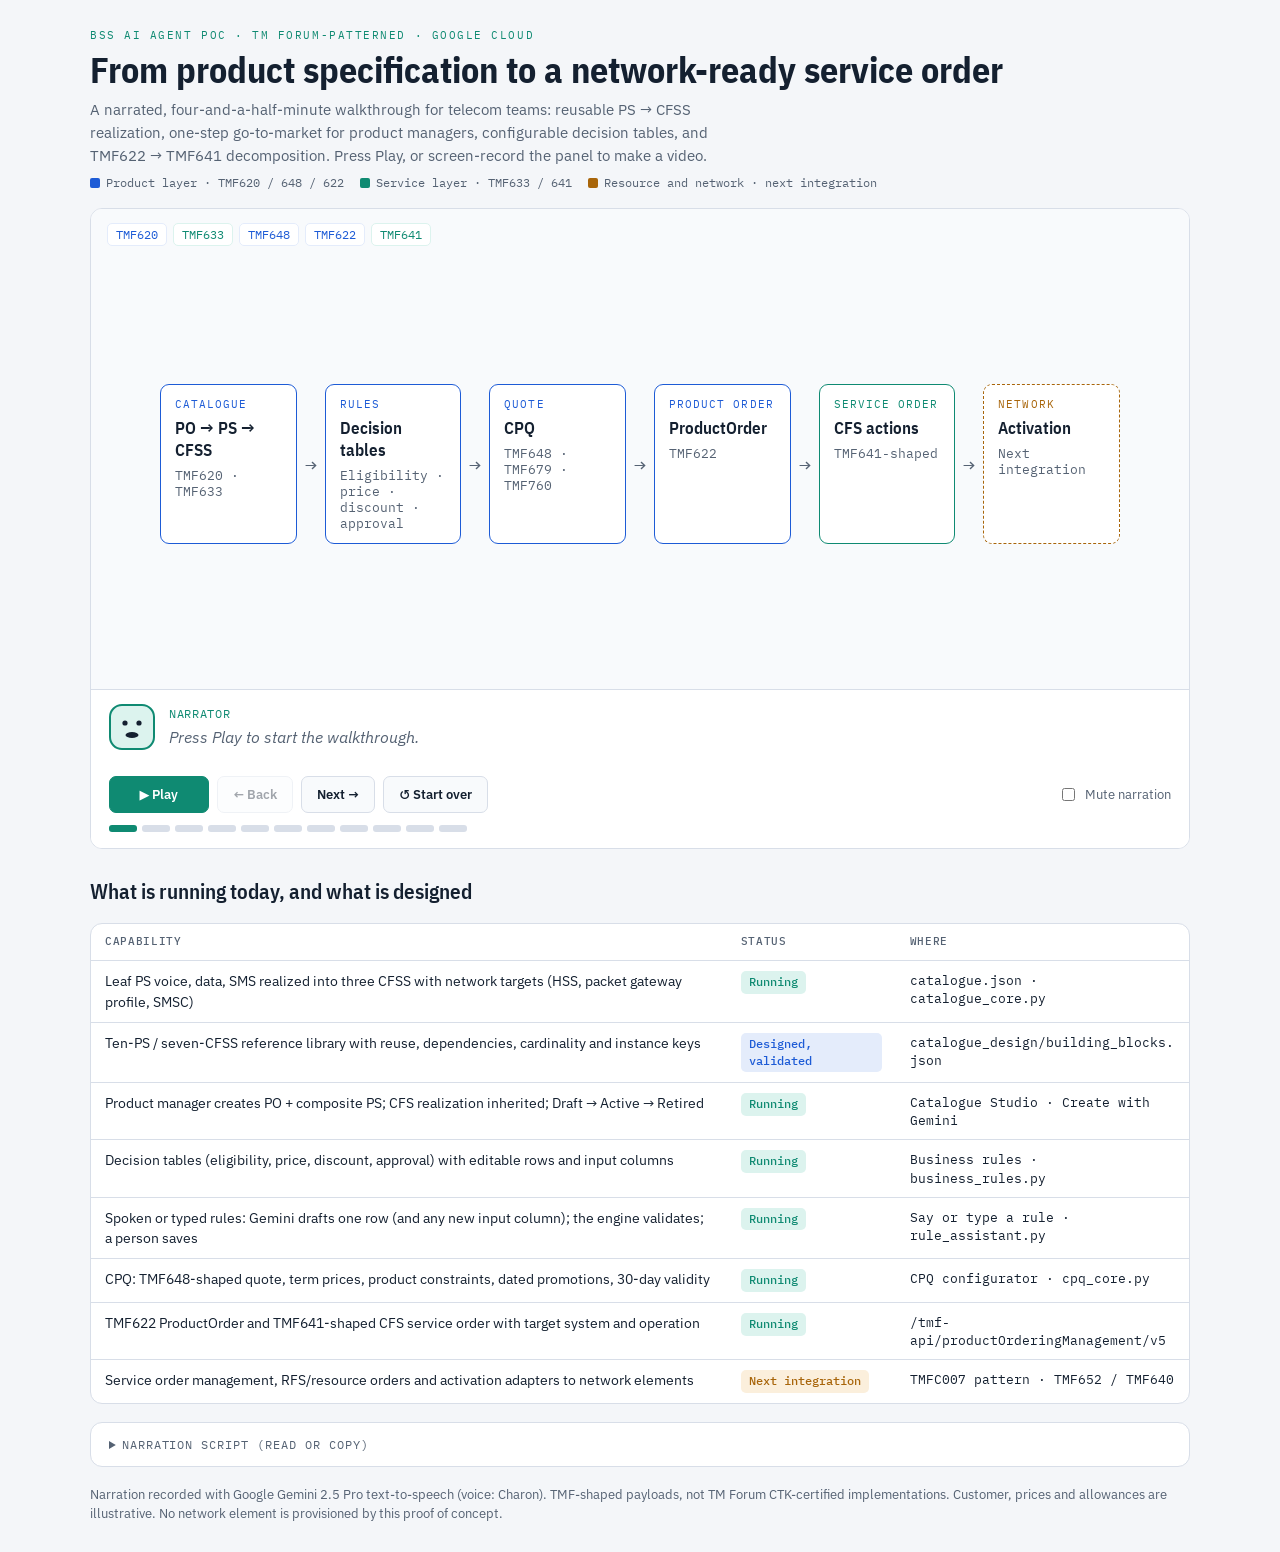
<file: demo/catalogue-to-network.html>
<!doctype html>
<html lang="en">
<head>
<meta charset="utf-8">
<meta name="viewport" content="width=device-width, initial-scale=1, viewport-fit=cover">
<title>Catalogue-to-Network Walkthrough</title>
<meta name="claude:viewport-fit-sides" content="cover">
<link rel="preconnect" href="https://fonts.googleapis.com">
<link rel="preconnect" href="https://fonts.gstatic.com" crossorigin>
<link rel="stylesheet" href="https://fonts.googleapis.com/css2?family=IBM+Plex+Mono:wght@400;500;600&family=IBM+Plex+Sans+Condensed:wght@600;700&family=IBM+Plex+Sans:wght@400;500;600&display=swap">
<style>
  /* Layout concept: a narrated console that walks the TMF layers top-down; colour encodes the layer (product = blue, service = teal, network = amber) on every scene. */
  :root{
    --bg:#0b1017; --panel:#121a25; --panel-2:#0e151f; --fg:#e6ecf3; --muted:#8e9bad; --line:#263142;
    --prod:#6ea8ff; --prod-soft:#17243a; --svc:#4fd1b5; --svc-soft:#11302a; --net:#f2b25c; --net-soft:#382915;
    --stop:#f07a6e; --stop-soft:#3a1d1a; --on-accent:#08111c; color-scheme:dark;
    --font-display:'IBM Plex Sans Condensed','IBM Plex Sans',ui-sans-serif,system-ui,sans-serif;
    --font-body:'IBM Plex Sans',ui-sans-serif,system-ui,sans-serif;
    --font-mono:'IBM Plex Mono',ui-monospace,Menlo,Consolas,monospace;
  }
  @media (prefers-color-scheme: light){:root:not([data-theme="dark"]){
    --bg:#f4f6f9; --panel:#ffffff; --panel-2:#f8fafc; --fg:#142030; --muted:#556273; --line:#d8dee8;
    --prod:#1d5bd6; --prod-soft:#e4ecfb; --svc:#0f8a72; --svc-soft:#dcf3ee; --net:#a8650a; --net-soft:#fbefdc;
    --stop:#c0392b; --stop-soft:#fbe4e1; --on-accent:#ffffff; color-scheme:light}}
  :root[data-theme="light"]{
    --bg:#f4f6f9; --panel:#ffffff; --panel-2:#f8fafc; --fg:#142030; --muted:#556273; --line:#d8dee8;
    --prod:#1d5bd6; --prod-soft:#e4ecfb; --svc:#0f8a72; --svc-soft:#dcf3ee; --net:#a8650a; --net-soft:#fbefdc;
    --stop:#c0392b; --stop-soft:#fbe4e1; --on-accent:#ffffff; color-scheme:light}

  *{box-sizing:border-box}
  [hidden]{display:none!important}
  body{background:var(--bg);color:var(--fg);font-family:var(--font-body);font-size:15px;margin:0;
       padding-left:max(16px,env(safe-area-inset-left,0px));padding-right:max(16px,env(safe-area-inset-right,0px));padding-block:28px}
  .wrap{max-width:1100px;margin:0 auto;display:flex;flex-direction:column;gap:18px}
  header{display:flex;flex-direction:column;gap:8px}
  .eyebrow{font-family:var(--font-mono);font-size:11px;letter-spacing:.14em;text-transform:uppercase;color:var(--svc)}
  h1{font-family:var(--font-display);font-weight:700;font-size:clamp(24px,3.6vw,36px);line-height:1.1;margin:0;text-wrap:balance}
  h2{font-family:var(--font-display);font-weight:600;font-size:21px;margin:10px 0 0}
  .sub{color:var(--muted);margin:0;max-width:70ch;line-height:1.55}
  .legend{display:flex;flex-wrap:wrap;gap:8px 16px;font-family:var(--font-mono);font-size:12px;color:var(--muted)}
  .legend span{display:inline-flex;align-items:center;gap:6px}
  .legend i{width:10px;height:10px;border-radius:2px;display:inline-block}

  .stage{background:var(--panel);border:1px solid var(--line);border-radius:12px;overflow:hidden}
  .screen{position:relative;min-height:480px;background:var(--panel-2);display:flex;align-items:center;justify-content:center;padding:52px 22px 22px}
  .where{position:absolute;top:14px;left:16px;right:16px;display:flex;flex-wrap:wrap;gap:6px;font-family:var(--font-mono);font-size:11.5px}
  .tag{border:1px solid var(--line);border-radius:5px;padding:3px 8px;color:var(--muted);background:var(--panel)}
  .tag.p{color:var(--prod);border-color:var(--prod-soft)} .tag.s{color:var(--svc);border-color:var(--svc-soft)} .tag.n{color:var(--net);border-color:var(--net-soft)}
  .scene{width:100%;max-width:960px;display:flex;flex-wrap:wrap;gap:14px;align-items:center;justify-content:center;min-width:0}
  .hscroll{width:100%;overflow-x:auto}
  .hscroll svg{display:block;min-width:660px;width:100%;height:auto}

  .a{animation:rise .5s cubic-bezier(.2,.8,.2,1) both;animation-delay:var(--d,0s)}
  @keyframes rise{from{opacity:0;transform:translateY(12px)}}
  .draw{stroke-dasharray:1;stroke-dashoffset:1;animation:draw .7s ease-out forwards;animation-delay:var(--d,0s)}
  @keyframes draw{to{stroke-dashoffset:0}}
  .fade{animation:fadein .6s both;animation-delay:var(--d,0s)}
  @keyframes fadein{from{opacity:0}}

  .box{background:var(--panel);border:1px solid var(--line);border-radius:9px;padding:12px 14px;display:flex;flex-direction:column;gap:6px;min-width:0}
  .box.p{border-color:var(--prod)} .box.s{border-color:var(--svc)} .box.n{border-color:var(--net);border-style:dashed}
  .box h3{margin:0;font-family:var(--font-display);font-weight:600;font-size:17px}
  .lab{font-family:var(--font-mono);font-size:10.5px;letter-spacing:.1em;text-transform:uppercase;color:var(--muted)}
  .lab.p{color:var(--prod)} .lab.s{color:var(--svc)} .lab.n{color:var(--net)}
  .mono{font-family:var(--font-mono);font-size:12.5px;font-variant-numeric:tabular-nums;overflow-wrap:anywhere}
  .muted{color:var(--muted)}
  .arrow{font-family:var(--font-mono);color:var(--muted);font-size:20px}
  .chip{display:inline-flex;align-items:center;gap:6px;border-radius:5px;padding:3px 8px;font-family:var(--font-mono);font-size:11.5px;font-weight:500}
  .chip.live{background:var(--svc-soft);color:var(--svc)} .chip.lib{background:var(--prod-soft);color:var(--prod)}
  .chip.next{background:var(--net-soft);color:var(--net)} .chip.stop{background:var(--stop-soft);color:var(--stop)}
  .cols{display:grid;grid-template-columns:repeat(3,minmax(0,1fr));gap:12px;width:100%}
  .cols2{display:grid;grid-template-columns:repeat(2,minmax(0,1fr));gap:12px;width:100%}
  .li{display:flex;gap:8px;align-items:flex-start;line-height:1.45}
  .li .m{flex:none;font-family:var(--font-mono);font-weight:600}
  table.dt{border-collapse:collapse;font-size:13px;width:100%;min-width:560px}
  table.dt th,table.dt td{border:1px solid var(--line);padding:7px 9px;text-align:left;vertical-align:top}
  table.dt th{font-family:var(--font-mono);font-size:11px;font-weight:500;letter-spacing:.04em;color:var(--muted);background:var(--panel)}
  table.dt td{background:var(--panel-2)}
  table.dt .newcol{background:var(--prod-soft);color:var(--fg)} table.dt tr.newrow td{background:var(--svc-soft)}
  pre.json{margin:0;font-family:var(--font-mono);font-size:12px;line-height:1.55;background:var(--panel);border:1px solid var(--line);border-radius:9px;padding:12px 14px;overflow-x:auto;max-width:100%}
  pre.json .k{color:var(--prod)} pre.json .s{color:var(--svc)} pre.json .hl{background:var(--net-soft);color:var(--net);border-radius:3px}
  .pipe{display:flex;flex-wrap:wrap;align-items:stretch;gap:8px;justify-content:center;width:100%}
  .pipe .box{min-width:132px;flex:1 1 132px;max-width:190px}
  svg .bx-p{fill:var(--panel);stroke:var(--prod);stroke-width:1.4}
  svg .bx-s{fill:var(--panel);stroke:var(--svc);stroke-width:1.6}
  svg .t{fill:var(--fg);font-family:var(--font-body);font-size:14px}
  svg .t2{fill:var(--muted);font-family:var(--font-mono);font-size:10.5px}
  svg .live{fill:var(--svc);font-family:var(--font-mono);font-size:10px;font-weight:600}
  svg .edge{fill:none;stroke:var(--muted);stroke-width:1.4;opacity:.75}
  svg .edge.reuse{stroke:var(--net);stroke-width:2.2;opacity:1}
  svg .edge.amend{stroke:var(--net);stroke-width:2;stroke-dasharray:5 5;opacity:1}

  .cap-bar{display:flex;align-items:center;gap:14px;padding:14px 18px;border-top:1px solid var(--line);background:var(--panel)}
  .narrator{flex:none;width:46px;height:46px}
  .narrator .mouth{transform-origin:23px 31px}
  .talking .mouth{animation:talk .26s infinite alternate}
  @keyframes talk{from{transform:scaleY(.35)}to{transform:scaleY(1.3)}}
  .cap{flex:1;min-width:0;margin:0;line-height:1.55;font-size:16px}
  .cap .who{display:block;font-family:var(--font-mono);font-size:11.5px;color:var(--svc);letter-spacing:.06em;margin-bottom:2px}
  .cap.idle .txt{color:var(--muted);font-style:italic}
  .controls-bar{display:flex;flex-wrap:wrap;align-items:center;gap:12px;padding:12px 18px 16px;background:var(--panel)}
  .controls{display:flex;flex-wrap:wrap;gap:8px}
  button{font-family:var(--font-body);font-size:13px;font-weight:600;border:1px solid var(--line);background:var(--panel-2);color:var(--fg);padding:9px 15px;border-radius:7px;cursor:pointer}
  button:hover{border-color:var(--svc)}
  button:focus-visible{outline:2px solid var(--svc);outline-offset:2px}
  button.primary{background:var(--svc);border-color:var(--svc);color:var(--on-accent);min-width:100px}
  button:disabled{opacity:.4;cursor:not-allowed}
  .toggle{display:flex;align-items:center;gap:7px;font-size:13px;color:var(--muted);margin-left:auto}
  .voice-pick{display:flex;align-items:center;gap:7px;font-size:13px;color:var(--muted)}
  .voice-pick select{font-family:var(--font-body);font-size:13px;background:var(--panel-2);color:var(--fg);border:1px solid var(--line);border-radius:6px;padding:6px 8px;max-width:260px}
  .voice-note{width:100%;margin:0;font-size:13px;line-height:1.5;color:var(--net);background:var(--net-soft);border-radius:7px;padding:8px 12px}
  .progress{display:flex;gap:5px;flex-wrap:wrap;width:100%}
  .progress button{width:28px;height:7px;padding:0;border-radius:3px;border:0;background:var(--line)}
  .progress button.done{background:var(--svc-soft)} .progress button.now{background:var(--svc)}

  .status{width:100%;overflow-x:auto;background:var(--panel);border:1px solid var(--line);border-radius:12px}
  .status table{border-collapse:collapse;width:100%;min-width:620px;font-size:14px}
  .status th,.status td{padding:10px 14px;border-bottom:1px solid var(--line);text-align:left;vertical-align:top;line-height:1.45}
  .status th{font-family:var(--font-mono);font-size:11px;font-weight:500;color:var(--muted);letter-spacing:.06em;text-transform:uppercase}
  .status tr:last-child td{border-bottom:0}
  details{background:var(--panel);border:1px solid var(--line);border-radius:12px}
  summary{cursor:pointer;padding:14px 18px;font-family:var(--font-mono);font-size:12px;letter-spacing:.08em;text-transform:uppercase;color:var(--muted)}
  .script{padding:0 18px 18px;display:flex;flex-direction:column;gap:8px}
  .script p{margin:0;line-height:1.6;padding:9px 12px;background:var(--panel-2);border-left:2px solid var(--line);border-radius:4px}
  .script .n{font-family:var(--font-mono);color:var(--svc);margin-right:8px;font-size:12px}
  footer{color:var(--muted);font-size:12.5px;line-height:1.55}

  @media (max-width:760px){
    .cols{grid-template-columns:1fr} .cols2{grid-template-columns:1fr}
    .screen{padding-top:76px}
    .toggle{margin-left:0}
  }
  @media (prefers-reduced-motion: reduce){
    .a,.fade{animation:none!important}
    .draw{animation:none!important;stroke-dashoffset:0}
    .talking .mouth{animation:none}
  }
</style>

<div class="wrap">
  <header>
    <span class="eyebrow">BSS AI Agent PoC · TM Forum-patterned · Google Cloud</span>
    <h1>From product specification to a network-ready service order</h1>
    <p class="sub">A narrated, four-and-a-half-minute walkthrough for telecom teams: reusable PS → CFSS realization, one-step go-to-market for product managers, configurable decision tables, and TMF622 → TMF641 decomposition. Press Play, or screen-record the panel to make a video.</p>
    <div class="legend"><span><i style="background:var(--prod)"></i>Product layer · TMF620 / 648 / 622</span><span><i style="background:var(--svc)"></i>Service layer · TMF633 / 641</span><span><i style="background:var(--net)"></i>Resource and network · next integration</span></div>
  </header>

  <section class="stage" aria-label="Walkthrough player">
    <div class="screen" id="screen"></div>
    <div class="cap-bar" id="capBar">
      <svg class="narrator" viewBox="0 0 46 46" aria-hidden="true">
        <rect x="1" y="1" width="44" height="44" rx="12" fill="var(--svc-soft)" stroke="var(--svc)" stroke-width="2"/>
        <circle cx="16" cy="19" r="2.6" fill="var(--fg)"/><circle cx="30" cy="19" r="2.6" fill="var(--fg)"/>
        <ellipse class="mouth" cx="23" cy="31" rx="6.5" ry="3" fill="var(--fg)"/>
      </svg>
      <p class="cap idle" id="caption" aria-live="polite"><span class="who" id="who">NARRATOR</span><span class="txt" id="captionText">Press Play to start the walkthrough.</span></p>
    </div>
    <div class="controls-bar">
      <div class="controls">
        <button class="primary" id="playBtn" type="button">▶ Play</button>
        <button id="backBtn" type="button">← Back</button>
        <button id="nextBtn" type="button">Next →</button>
        <button id="replayBtn" type="button">↺ Start over</button>
      </div>
      <label class="toggle"><input type="checkbox" id="muteToggle"> Mute narration</label>
      <label class="voice-pick" id="voicePick" hidden>Voice <select id="voiceSelect"></select></label>
      <p class="voice-note" id="voiceNote" hidden>The recorded narration could not play here, so this browser's built-in voice is reading instead. Reload the page to try the recording again.</p>
      <div class="progress" id="progress" aria-label="Chapters"></div>
    </div>
  </section>

  <h2>What is running today, and what is designed</h2>
  <div class="status"><table>
    <thead><tr><th>Capability</th><th>Status</th><th>Where</th></tr></thead>
    <tbody>
      <tr><td>Leaf PS voice, data, SMS realized into three CFSS with network targets (HSS, packet gateway profile, SMSC)</td><td><span class="chip live">Running</span></td><td class="mono">catalogue.json · catalogue_core.py</td></tr>
      <tr><td>Ten-PS / seven-CFSS reference library with reuse, dependencies, cardinality and instance keys</td><td><span class="chip lib">Designed, validated</span></td><td class="mono">catalogue_design/building_blocks.json</td></tr>
      <tr><td>Product manager creates PO + composite PS; CFS realization inherited; Draft → Active → Retired</td><td><span class="chip live">Running</span></td><td class="mono">Catalogue Studio · Create with Gemini</td></tr>
      <tr><td>Decision tables (eligibility, price, discount, approval) with editable rows and input columns</td><td><span class="chip live">Running</span></td><td class="mono">Business rules · business_rules.py</td></tr>
      <tr><td>Spoken or typed rules: Gemini drafts one row (and any new input column); the engine validates; a person saves</td><td><span class="chip live">Running</span></td><td class="mono">Say or type a rule · rule_assistant.py</td></tr>
      <tr><td>CPQ: TMF648-shaped quote, term prices, product constraints, dated promotions, 30-day validity</td><td><span class="chip live">Running</span></td><td class="mono">CPQ configurator · cpq_core.py</td></tr>
      <tr><td>TMF622 ProductOrder and TMF641-shaped CFS service order with target system and operation</td><td><span class="chip live">Running</span></td><td class="mono">/tmf-api/productOrderingManagement/v5</td></tr>
      <tr><td>Service order management, RFS/resource orders and activation adapters to network elements</td><td><span class="chip next">Next integration</span></td><td class="mono">TMFC007 pattern · TMF652 / TMF640</td></tr>
    </tbody></table></div>

  <details>
    <summary>Narration script (read or copy)</summary>
    <div class="script" id="scriptList"></div>
    <div style="display:flex;justify-content:flex-end;padding:0 18px 18px"><button id="copyBtn" type="button">Copy full script</button></div>
  </details>

  <footer>Narration recorded with Google Gemini 2.5 Pro text-to-speech (voice: Charon). TMF-shaped payloads, not TM Forum CTK-certified implementations. Customer, prices and allowances are illustrative. No network element is provisioned by this proof of concept.</footer>
</div>

<script>
(function(){
  "use strict";
  function d(x){return 'style="--d:'+x+'s"';}

  // Scene 2: ten PS realize into seven CFSS (from catalogue_design/building_blocks.json).
  var PS=[["Mobile access","ps-mobile-access",0,""],["UK voice","ps-uk-voice",1,"live"],["UK SMS","ps-uk-sms",2,"live"],["UK data","ps-uk-data",3,"live"],
          ["International calling","ps-international",1,"reuse"],["Roaming","ps-roaming",0,"amend"],["Voicemail","ps-voicemail",4,""],
          ["MMS","ps-mms",5,""],["Smartwatch","ps-smartwatch",6,"reuse"],["Data gifting","ps-data-gifting",6,"reuse"]];
  var CFS=[["Mobile Line","roaming amends the profile"],["Mobile Voice","domestic + international buckets"],["Mobile SMS",""],["Mobile Data",""],
           ["Voicemail","requires Mobile Voice"],["Mobile MMS",""],["Shared Allowance","companion / gift modes"]];
  function realizationSvg(){
    var s='<svg viewBox="0 0 900 470" role="img" aria-label="Ten product specifications on the left connect to seven customer-facing service specifications on the right.">';
    s+='<text class="t2" x="10" y="9">PRODUCT SPECIFICATIONS · TMF620</text><text class="t2" x="640" y="9">CFS SPECIFICATIONS · TMF633</text>';
    PS.forEach(function(p,i){
      var ly=14+i*45+17, ry=20+p[2]*64+20, cls=p[3]==="reuse"?"edge reuse":p[3]==="amend"?"edge amend":"edge";
      if(p[3]==="amend") s+='<path class="'+cls+' fade" '+d(.6+i*.18)+' d="M260,'+ly+' C450,'+ly+' 450,'+ry+' 640,'+ry+'"/>';
      else s+='<path class="'+cls+' draw" pathLength="1" '+d(.6+i*.18)+' d="M260,'+ly+' C450,'+ly+' 450,'+ry+' 640,'+ry+'"/>';
    });
    PS.forEach(function(p,i){
      var y=14+i*45;
      s+='<g class="fade" '+d(i*.06)+'><rect class="bx-p" x="10" y="'+y+'" width="250" height="34" rx="6"/><text class="t" x="22" y="'+(y+22)+'">'+p[0]+'</text>'+
         (p[3]==="live"?'<text class="live" x="248" y="'+(y+21)+'" text-anchor="end">RUNNING</text>':'<text class="t2" x="248" y="'+(y+21)+'" text-anchor="end">'+p[1]+'</text>')+'</g>';
    });
    CFS.forEach(function(c,j){
      var y=20+j*64;
      s+='<g class="fade" '+d(.3+j*.06)+'><rect class="bx-s" x="640" y="'+y+'" width="250" height="40" rx="6"/><text class="t" x="652" y="'+(y+(c[1]?18:25))+'">'+c[0]+'</text>'+
         (c[1]?'<text class="t2" x="652" y="'+(y+33)+'">'+c[1]+'</text>':'')+'</g>';
    });
    return s+'</svg>';
  }

  var scenes=[
    {title:"Overview",tags:[["p","TMF620"],["s","TMF633"],["p","TMF648"],["p","TMF622"],["s","TMF641"]],
     say:"Welcome. This is a catalogue-driven BSS proof of concept on Google Cloud, patterned on TM Forum. In three minutes: how a product manager launches a mobile plan, how commercial rules are configured, and how each order is decomposed into a network-ready service order.",
     html:'<div class="pipe">'+[["p","Catalogue","PO → PS → CFSS","TMF620 · TMF633"],["p","Rules","Decision tables","Eligibility · price · discount · approval"],["p","Quote","CPQ","TMF648 · TMF679 · TMF760"],["p","Product order","ProductOrder","TMF622"],["s","Service order","CFS actions","TMF641-shaped"],["n","Network","Activation","Next integration"]].map(function(b,i){
       return '<div class="box '+b[0]+' a" '+d(i*.3)+'><span class="lab '+b[0]+'">'+b[1]+'</span><h3>'+b[2]+'</h3><span class="mono muted">'+b[3]+'</span></div>';}).join('<span class="arrow a" style="align-self:center;--d:.1s">→</span>')+'</div>'},

    {title:"Reusable PS library",tags:[["p","Product specifications"],["s","CFS specifications"],["s","SID ProductSpecRealizedAsCFSSpec"]],wide:true,
     say:"It starts with a reusable library. Ten product specifications, from mobile access and UK voice to roaming, voicemail and data gifting, realize into seven customer-facing service specifications. Reuse is deliberate: UK voice and international calling share the Mobile Voice CFS with separate buckets, and roaming amends the existing Mobile Line instead of creating a new service.",
     html:function(){return '<div class="hscroll">'+realizationSvg()+'</div><div class="row a" '+d(2.6)+' style="display:flex;flex-wrap:wrap;gap:8px;justify-content:center"><span class="chip live">RUNNING · voice, data, SMS</span><span class="chip lib">Reference library · 10 PS → 7 CFSS</span><span class="chip next">Amber · reused or amended CFS</span></div>';}},

    {title:"Service design rules",tags:[["s","CFS-to-CFS dependencies"],["s","Cardinality"],["s","Instance keys"]],
     say:"Service designers own the realization: CFS dependencies, cardinality and instance keys. Voicemail requires Mobile Voice, which requires exactly one primary Mobile Line. Instances are keyed by subscription and line, so overlapping products merge into one service rather than duplicating it.",
     html:'<div class="cols">'+
       '<div class="box s a" '+d(0)+'><span class="lab s">Dependency chain</span><div class="mono">Voicemail</div><div class="mono muted">  requires ↓</div><div class="mono">Mobile Voice · SMS · Data · MMS</div><div class="mono muted">  require ↓</div><div class="mono">Mobile Line</div></div>'+
       '<div class="box s a" '+d(.6)+'><span class="lab s">Cardinality</span><div class="li"><span class="m">1</span><span>primary Mobile Line per subscription group</span></div><div class="li"><span class="m">0..1</span><span>Voice, SMS, Data, Voicemail, MMS per line</span></div><div class="li"><span class="m">0..1</span><span>Shared Allowance per sharing group, 2+ members</span></div></div>'+
       '<div class="box s a" '+d(1.2)+'><span class="lab s">Instance key and merge</span><div class="mono">(subscriptionId, lineId)</div><div class="li"><span class="m">→</span><span>UK voice + International = one Mobile Voice instance, two buckets</span></div><div class="li"><span class="m">→</span><span>Conflicting roaming bars block the order</span></div></div></div>'},

    {title:"Go-to-market in one step",tags:[["p","Catalogue Studio"],["p","Create with Gemini"]],
     say:"That makes go-to-market simple. The product manager picks specifications, sets allowances and price, in the studio or by describing the plan to Gemini. The platform generates the product offering, the composite product specification and the inherited CFS realization. The product manager never touches service design.",
     html:'<div class="box p a" '+d(0)+' style="max-width:300px"><span class="lab p">Product manager says</span><div>“Guided Mini: 100 minutes, 2 GB, no texts, £11 a month, consumers.”</div><span class="chip lib">Typed, spoken or drag-and-drop</span></div>'+
       '<span class="arrow a" '+d(.7)+'>→</span>'+
       '<div class="col a" '+d(1)+' style="display:flex;flex-direction:column;gap:8px;min-width:0;flex:1 1 300px;max-width:420px">'+
       '<div class="box p a" '+d(1.1)+'><span class="lab p">Generated · ProductOffering</span><span class="mono">po-guided-… · lifecycleStatus: Draft · £11.00 · [consumer]</span></div>'+
       '<div class="box p a" '+d(1.6)+'><span class="lab p">Generated · composite ProductSpecification</span><span class="mono">isBundle: true · bundledProductSpecification: ps-voice=100, ps-data=2</span></div>'+
       '<div class="box s a" '+d(2.1)+'><span class="lab s">Inherited · CFS realization (hidden from PM)</span><span class="mono">ps-voice → cfs-voice (HSS) · ps-data → cfs-data (packet gateway)</span></div></div>'},

    {title:"Gated publication",tags:[["p","Publish offer"],["p","Retire offer"],["p","lifecycleStatus"]],
     say:"Publication is gated. An offering moves from Draft to Active only when every leaf specification has a CFS mapping with matching units. Retiring an offer stops new sales, while existing orders keep their snapshots.",
     html:'<div class="cols">'+
       '<div class="box p a" '+d(0)+'><span class="lab p">Draft</span><h3>Hidden from CPQ and agent</h3><span class="muted">Editable; cannot be quoted</span></div>'+
       '<div class="box s a" '+d(.6)+'><span class="lab s">Publish gate</span><div class="li"><span class="m" style="color:var(--svc)">✓</span><span>Every leaf PS has a CFS mapping</span></div><div class="li"><span class="m" style="color:var(--svc)">✓</span><span>PS unit equals CFS unit (GB never meets TB)</span></div><div class="li"><span class="m" style="color:var(--svc)">✓</span><span>Prices, segments and references valid</span></div></div>'+
       '<div class="box p a" '+d(1.2)+'><span class="lab p">Active → Retired</span><h3>On sale, then withdrawn</h3><span class="muted">Retired cannot be republished or deleted; orders keep their catalogue snapshot</span></div></div>'},

    {title:"Configurable decision tables",tags:[["p","Business rules"],["p","Eligibility · Price · Discount · Approval"]],
     say:"Commercial rules are configurable lookup tables: eligibility, price, discount and approval. A rule can be typed or spoken in plain English. Gemini drafts the row, and the rules engine validates it before anyone saves. Need a new input, like contract length? It becomes a new column. The highest priority wins, ties are rejected, and effective dates apply. No code, no redeploy.",
     html:'<div class="box p a" '+d(0)+' style="width:100%;flex-direction:row;flex-wrap:wrap;align-items:center;gap:10px"><span class="lab p">Spoken rule</span><span>“Mobile Mini is £15 a month on a 24-month contract from 1 April 2027.”</span><span class="chip lib">Gemini drafts → engine validates → you save</span></div>'+
       '<div class="hscroll a" '+d(.8)+'><table class="dt"><thead><tr><th>Row</th><th>Offering ID</th><th>Segment</th><th class="newcol a" '+d(1.2)+'>contractMonths  ＋ new column</th><th>Monthly £</th><th>Priority</th><th>Effective</th></tr></thead><tbody>'+
       '<tr><td class="mono">default</td><td class="mono">any</td><td class="mono">any</td><td class="mono newcol">—</td><td class="mono">catalogue price</td><td class="mono">fallback</td><td class="mono">always</td></tr>'+
       '<tr class="newrow a" '+d(2)+'><td class="mono">mini-24m</td><td class="mono">= po-mobile-mini</td><td class="mono">in [consumer]</td><td class="mono">= 24</td><td class="mono">15.00</td><td class="mono">100</td><td class="mono">2027-04-01 →</td></tr></tbody></table></div>'+
       '<div class="cols2 a" '+d(2.8)+'><div class="box p"><span class="lab p">Evaluation order</span><span class="mono">eligibility → price → discount → approval</span></div>'+
       '<div class="box p"><span class="lab p">Semantics</span><span class="muted">AND within a row · highest priority wins · equal-priority match is an error · start inclusive, end exclusive · every save versioned with a SHA-256 snapshot</span></div></div>'},

    {title:"Configure, price, quote",tags:[["p","CPQ configurator"],["p","TMF648"],["p","TMF679"],["p","TMF760"],["p","TMF671"]],
     say:"Configure, price, quote. CPQ qualifies the customer segment, applies term prices and product constraints, such as one primary plan and add-ons needing a parent, and applies dated promotions. The quote is TMF648-shaped, valid for thirty days, and pins the catalogue and rule versions used.",
     html:'<div class="cols">'+
       '<div class="box p a" '+d(0)+'><span class="lab p">Basket · Jason Smith</span><div class="mono">Mobile Mini · 12 m · £12.00</div><div class="mono">Extra SMS · 12 m · £2.50</div><h3>£14.50 / month</h3></div>'+
       '<div class="box p a" '+d(.6)+'><span class="lab p">Checks</span><div class="li"><span class="m" style="color:var(--svc)">✓</span><span>Segment qualified (TMF679 pattern)</span></div><div class="li"><span class="m" style="color:var(--svc)">✓</span><span>excludes: Mini + Plus</span></div><div class="li"><span class="m" style="color:var(--svc)">✓</span><span>requiresAny: Extra SMS needs a plan</span></div><div class="li"><span class="m" style="color:var(--net)">!</span><span>Any discount → state pending, human approval</span></div></div>'+
       '<div class="box p a" '+d(1.2)+'><span class="lab p">Quote · TMF648-shaped</span><span class="mono">state: approved</span><span class="mono">validFor: 30 days</span><span class="mono">catalogue, rules and policy versions pinned</span></div></div>'},

    {title:"AI channel, same guardrails",tags:[["p","Pub/Sub → Gemini agent"],["p","Deterministic validator"]],
     say:"The AI channel follows the same guardrails. Gemini only proposes active offering IDs; it never sets prices or allowances. Deterministic code validates the proposal, and any discount or exception is held for a human.",
     html:'<div class="box p a" '+d(0)+' style="max-width:280px"><span class="lab p">Customer request</span><div>“A plan with 100 minutes, 2 GB and 100 texts.”</div></div><span class="arrow a" '+d(.5)+'>→</span>'+
       '<div class="box p a" '+d(.8)+' style="max-width:260px"><span class="lab p">Gemini proposes</span><span class="mono">{"productOfferingIds": ["po-mobile-mini"]}</span><span class="muted">Sees Active offers only, no CFS design</span></div><span class="arrow a" '+d(1.3)+'>→</span>'+
       '<div class="box s a" '+d(1.6)+' style="max-width:280px"><span class="lab s">Code validates</span><div class="li"><span class="m" style="color:var(--svc)">✓</span><span>Active, eligible, compatible</span></div><div class="li"><span class="m" style="color:var(--stop)">✕</span><span>Model-supplied price or allowance ignored</span></div><div class="li"><span class="m" style="color:var(--net)">!</span><span>Discount or exception → human review</span></div></div>'},

    {title:"TMF622 ProductOrder",tags:[["p","POST /tmf-api/productOrderingManagement/v5/productOrder"]],
     say:"On acceptance, a TMF622 ProductOrder is generated from the stored quote and validated against it, so tampered or stale payloads are rejected, and resubmission is idempotent.",
     html:'<pre class="json a" '+d(0)+' style="flex:1 1 360px">{\n  <span class="k">"@type"</span>: <span class="s">"ProductOrder"</span>,\n  <span class="k">"id"</span>: <span class="hl">"MOB-2226-24102026-0001"</span>,\n  <span class="k">"quote"</span>: [{ <span class="k">"id"</span>: <span class="s">"quote-0b41ff3f290d"</span> }],\n  <span class="k">"productOrderItem"</span>: [{\n    <span class="k">"action"</span>: <span class="s">"add"</span>,\n    <span class="k">"productOffering"</span>: { <span class="k">"id"</span>: <span class="s">"po-mobile-mini"</span> },\n    <span class="k">"product"</span>: { <span class="k">"productSpecification"</span>: { <span class="k">"id"</span>: <span class="s">"ps-mobile-mini"</span> },\n      <span class="k">"productCharacteristic"</span>: [ voiceMinutes 100, dataGb 2, smsCount 100 ] },\n    <span class="k">"itemTerm"</span>: [{ <span class="k">"duration"</span>: { <span class="k">"amount"</span>: 12, <span class="k">"units"</span>: <span class="s">"month"</span> } }]\n  }]\n}</pre>'+
       '<div class="col a" '+d(1)+' style="display:flex;flex-direction:column;gap:8px;max-width:300px"><div class="box p"><span class="lab p">Validated against the quote</span><span class="muted">Payload must equal the server-built order; tampered quantity or price → 400 TMF630 Error</span></div><div class="box p"><span class="lab p">Idempotent</span><span class="muted">Same quote resubmitted → original order returned</span></div></div>'},

    {title:"Decomposition to CFS",tags:[["s","TMF641-shaped ServiceOrder"],["s","PS → CFS characteristic mapping"]],
     say:"Then decomposition. Each ordered composite resolves to its leaf specifications and their CFSs, producing a TMF641-shaped service order: voice minutes for the HSS, data allowance for the packet gateway profile, and SMS for the SMSC, with characteristics carried across.",
     html:'<div class="box p a" '+d(0)+' style="max-width:220px"><span class="lab p">Product order item 1</span><h3>Mobile Mini</h3><span class="mono">ps-mobile-mini</span></div><span class="arrow a" '+d(.5)+'>→</span>'+
       '<div class="col" style="display:flex;flex-direction:column;gap:8px;flex:1 1 380px;max-width:560px">'+
       [["cfs-voice","voiceMinutes = 100 minutes","HSS","setVoiceAllowance"],["cfs-data","dataGb = 2 GB","Packet Gateway / customer profile","setDataAllowance"],["cfs-sms","smsCount = 100 messages","SMSC","setSmsAllowance"]].map(function(c,i){
         return '<div class="box s a" '+d(.8+i*.5)+'><span class="lab s">orderItem 1-'+c[0]+' · action add</span><span class="mono">serviceSpecification '+c[0]+' · '+c[1]+'</span><span class="mono" style="color:var(--net)">proposedFulfilment → '+c[2]+' · '+c[3]+'</span></div>';}).join("")+'</div>'},

    {title:"Hand-off to the network",tags:[["s","TMFC003 → TMF641 → TMFC007"],["n","TMF652 · TMF640"]],
     say:"That service order is the hand-off to service order management, the TMFC007 pattern, which drives resource orders and activation adapters toward the network elements. Those adapters are the next integration step; today nothing is provisioned. That's the flow: reusable specifications, configurable rules, and a network-ready order.",
     html:'<div class="pipe">'+[["s","Built","TMF641-shaped ServiceOrder","CFS items + target system + operation"],["s","Pattern","Service Order Management","TMFC007 · invoked by TMFC003"],["n","Next","Resource order / RFS","TMF652"],["n","Next","Activation adapters","TMF640"],["n","Next","Network elements","HSS/UDM · PCF/PGW · SMSC"]].map(function(b,i){
       return '<div class="box '+b[0]+' a" '+d(i*.45)+'><span class="lab '+b[0]+'">'+b[1]+'</span><h3>'+b[2]+'</h3><span class="mono muted">'+b[3]+'</span></div>';}).join('<span class="arrow a" style="align-self:center;--d:.2s">→</span>')+'</div>'+
       '<div class="row a" '+d(2.6)+' style="display:flex;flex-wrap:wrap;gap:8px;justify-content:center"><span class="chip live">Running · catalogue → rules → quote → TMF622 → TMF641</span><span class="chip next">Next · SOM, RFS and activation adapters</span></div>'}
  ];

  var screen=document.getElementById("screen"), capBar=document.getElementById("capBar"), caption=document.getElementById("caption"),
      captionText=document.getElementById("captionText"), who=document.getElementById("who"), progress=document.getElementById("progress"),
      playBtn=document.getElementById("playBtn"), backBtn=document.getElementById("backBtn"), nextBtn=document.getElementById("nextBtn"),
      replayBtn=document.getElementById("replayBtn"), mute=document.getElementById("muteToggle");
  var current=0, playing=false, token=0, voice=null, hasSpeech="speechSynthesis" in window,
      finishNarration=null;

  function esc(s){return s.replace(/&/g,"&amp;").replace(/</g,"&lt;");}
  // Same narrator voice as the incident-triage walkthrough: Google UK English Male. It ships only with Chrome,
  // so elsewhere rank the browser's voices by how natural they sound instead of taking the robotic default.
  var voiceSelect=document.getElementById("voiceSelect"), voicePick=document.getElementById("voicePick"),
      voiceNote=document.getElementById("voiceNote"), voices=[];
  function rank(v){
    if(/google uk english.*male/i.test(v.name)) return 0;
    if(/google.*uk.*male/i.test(v.name)) return 1;
    if(/natural|online|neural/i.test(v.name)) return /en-GB/i.test(v.lang)?2:3;
    if(/^google/i.test(v.name)) return /en-GB/i.test(v.lang)?4:5;
    return /en-GB/i.test(v.lang)?6:7;
  }
  function loadVoices(){
    if(!hasSpeech) return;
    var chosen=voice&&voice.name;
    voices=window.speechSynthesis.getVoices().filter(function(v){return /^en/i.test(v.lang);})
      .sort(function(a,b){return rank(a)-rank(b);});
    if(!voices.length) return;
    voiceSelect.innerHTML=voices.map(function(v,i){return '<option value="'+i+'">'+esc(v.name)+'</option>';}).join("");
    var keep=voices.findIndex(function(v){return v.name===chosen;});
    voiceSelect.value=String(keep>=0?keep:0);
    voice=voices[Number(voiceSelect.value)];
  }
  // Only shown when a recorded clip cannot play and the browser's own voice takes over.
  function showFallback(){voicePick.hidden=!voices.length;voiceNote.hidden=false;}
  if(hasSpeech){loadVoices();window.speechSynthesis.onvoiceschanged=loadVoices;}
  voiceSelect.addEventListener("change",function(){voice=voices[Number(voiceSelect.value)]||null;});

  scenes.forEach(function(s,i){
    var b=document.createElement("button");b.type="button";b.title=s.title;b.setAttribute("aria-label","Chapter "+(i+1)+": "+s.title);
    b.addEventListener("click",function(){go(i,playing);});progress.appendChild(b);
  });
  document.getElementById("scriptList").innerHTML=scenes.map(function(s,i){
    return '<p><span class="n">'+String(i+1).padStart(2,"0")+'</span><b>'+esc(s.title)+'.</b> '+esc(s.say)+'</p>';}).join("");
  document.getElementById("copyBtn").addEventListener("click",function(){
    var btn=this, full=scenes.map(function(s,i){return (i+1)+". "+s.title+"\n"+s.say;}).join("\n\n");
    function done(ok){btn.textContent=ok?"Copied":"Select the text above to copy";setTimeout(function(){btn.textContent="Copy full script";},1600);}
    if(navigator.clipboard&&navigator.clipboard.writeText){navigator.clipboard.writeText(full).then(function(){done(true);},function(){done(false);});}else{done(false);}
  });

  function render(i){
    var s=scenes[i], body=typeof s.html==="function"?s.html():s.html;
    screen.innerHTML='<div class="where">'+s.tags.map(function(t){return '<span class="tag '+t[0]+'">'+esc(t[1])+'</span>';}).join("")+'</div><div class="scene">'+body+'</div>';
    who.textContent="STEP "+(i+1)+"/"+scenes.length+" · "+s.title.toUpperCase();
    captionText.textContent=s.say;caption.classList.remove("idle");
    Array.prototype.forEach.call(progress.children,function(dot,k){dot.className=k<i?"done":(k===i?"now":"");});
    backBtn.disabled=i===0;nextBtn.disabled=i===scenes.length-1;
  }
  // Recorded narration: Gemini 2.5 Pro TTS, voice Charon, one clip per scene in audio/.
  var clip=new Audio(), useClips=true;
  clip.preload="auto";
  function narrate(i){
    if(mute.checked||!useClips) return speak(scenes[i].say);
    return new Promise(function(resolve){
      var finished=false;
      function end(){if(!finished){finished=true;clip.onended=clip.onerror=null;if(finishNarration===end)finishNarration=null;capBar.classList.remove("talking");resolve();}}
      function fallback(){if(finished)return;useClips=false;finished=true;clip.onended=clip.onerror=null;if(finishNarration===end)finishNarration=null;showFallback();speak(scenes[i].say).then(resolve);}
      capBar.classList.add("talking");
      finishNarration=end;
      clip.onended=end;clip.onerror=fallback;
      clip.src="audio/scene-"+String(i+1).padStart(2,"0")+".wav";
      var started=clip.play();
      if(started&&started.catch)started.catch(function(e){if(e&&e.name==="AbortError")return;fallback();});
    });
  }
  function stopVoice(){clip.pause();clip.onended=clip.onerror=null;if(hasSpeech){try{window.speechSynthesis.cancel();}catch(e){}}if(finishNarration)finishNarration();capBar.classList.remove("talking");}
  function speak(text){
    return new Promise(function(resolve){
      var finished=false,timer;
      function end(){if(!finished){finished=true;clearTimeout(timer);if(finishNarration===end)finishNarration=null;capBar.classList.remove("talking");resolve();}}
      capBar.classList.add("talking");
      finishNarration=end;
      if(mute.checked||!hasSpeech){timer=setTimeout(end,Math.max(4000,text.length*60));return;}
      try{
        window.speechSynthesis.cancel();
        var u=new SpeechSynthesisUtterance(text);u.rate=.95;u.pitch=1;if(voice)u.voice=voice;
        u.onend=end;u.onerror=end;window.speechSynthesis.speak(u);
        timer=setTimeout(end,Math.max(7000,text.length*95)); // safety net if the browser never fires onend
      }catch(e){timer=setTimeout(end,3000);}
    });
  }
  async function playFrom(i){
    var my=++token;playing=true;playBtn.textContent="❚❚ Pause";
    for(var k=i;k<scenes.length;k++){
      if(my!==token) return;
      current=k;render(k);
      await narrate(k);
      if(my!==token) return;
      await new Promise(function(r){setTimeout(r,800);});
    }
    if(my===token){playing=false;playBtn.textContent="↺ Play again";}
  }
  function pause(){token++;playing=false;stopVoice();playBtn.textContent="▶ Play";}
  function go(i,keep){pause();current=Math.max(0,Math.min(scenes.length-1,i));if(keep){playFrom(current);}else{render(current);}}
  function idle(){caption.classList.add("idle");captionText.textContent="Press Play to start the walkthrough.";who.textContent="NARRATOR";}

  playBtn.addEventListener("click",function(){
    if(playing){pause();return;}
    if(playBtn.textContent.indexOf("again")>=0){current=0;}
    playFrom(current);
  });
  backBtn.addEventListener("click",function(){go(current-1,playing);});
  nextBtn.addEventListener("click",function(){go(current+1,playing);});
  replayBtn.addEventListener("click",function(){go(0,false);idle();});
  // Restart the current scene so it switches cleanly between the recording and silent timing.
  mute.addEventListener("change",function(){if(playing)go(current,true);});
  document.addEventListener("keydown",function(e){
    if(e.target.closest&&e.target.closest("button,input,summary"))return;
    if(e.key===" "){e.preventDefault();playBtn.click();}
    else if(e.key==="ArrowRight"&&!nextBtn.disabled)nextBtn.click();
    else if(e.key==="ArrowLeft"&&!backBtn.disabled)backBtn.click();
  });

  render(0);idle();
})();
</script>

</html>
</file>
